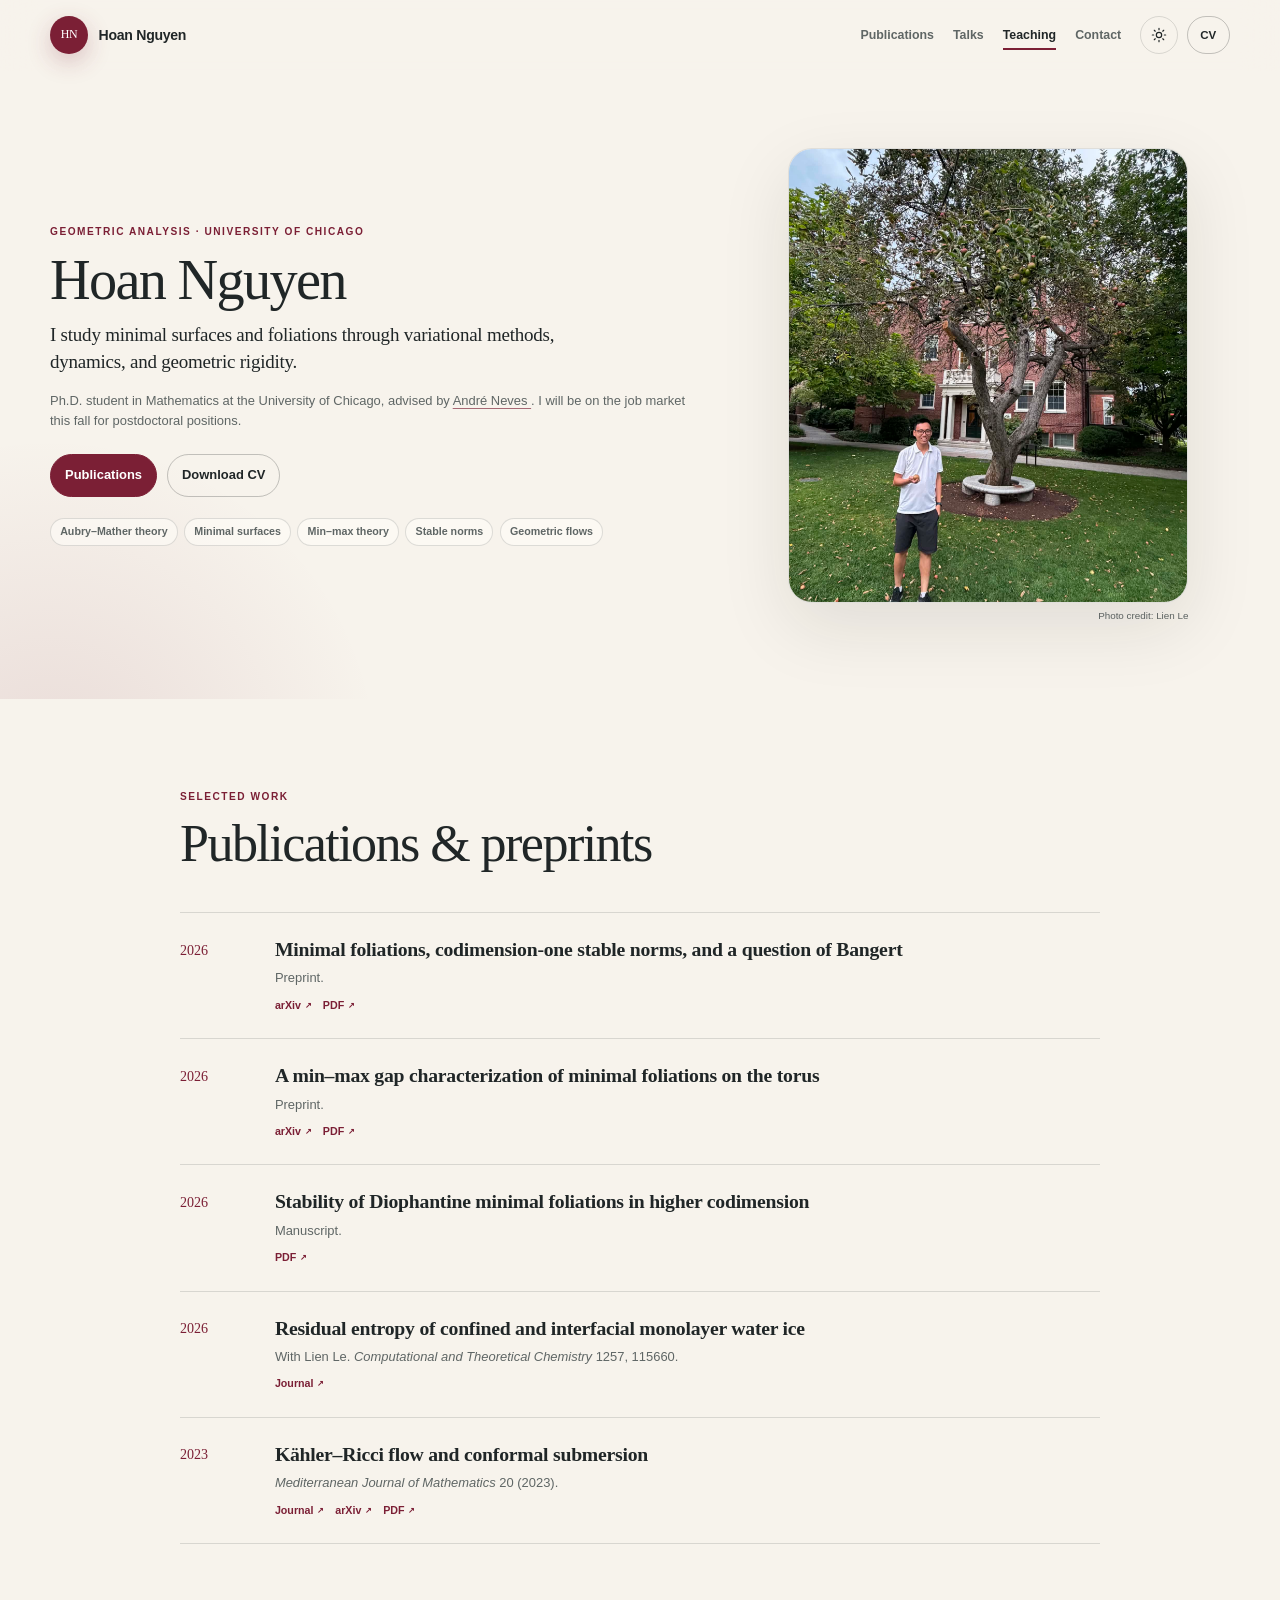
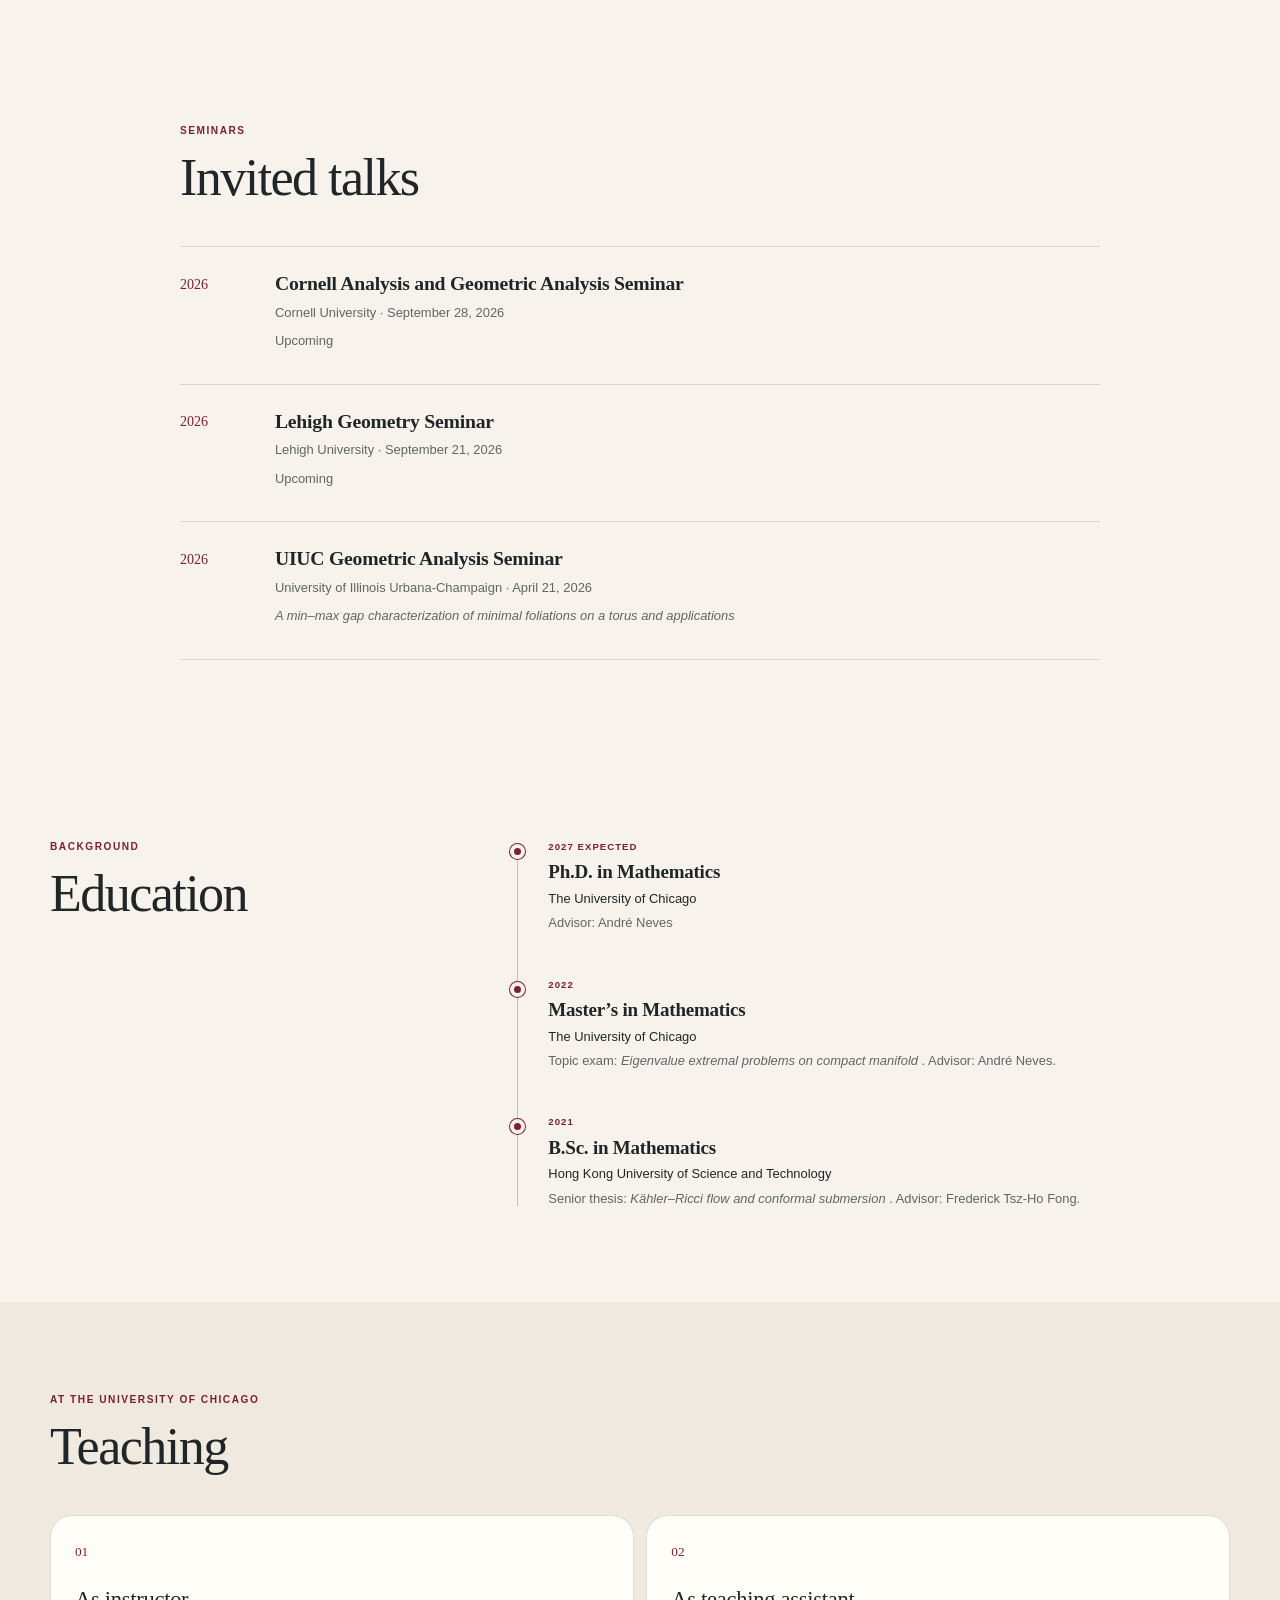
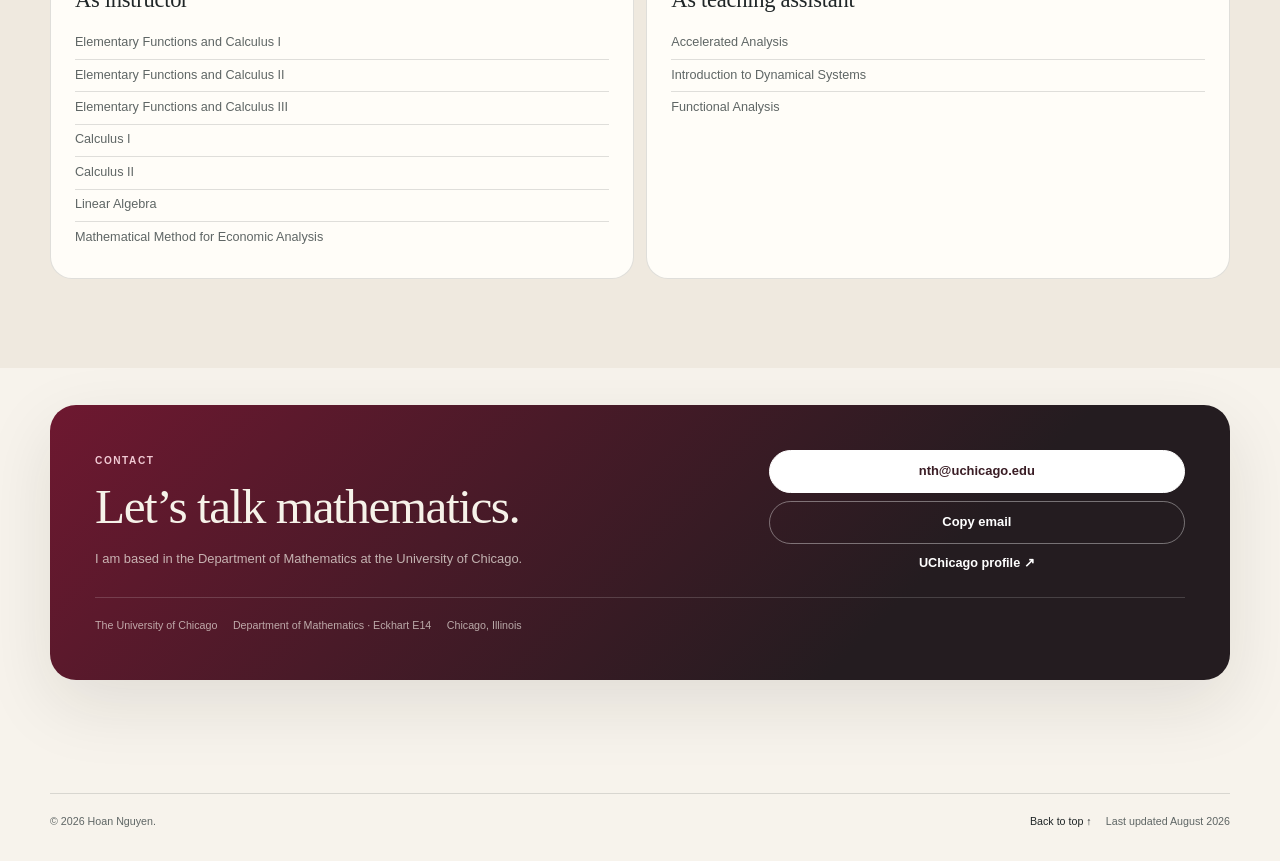
<file: index.html>
<!doctype html>
<html lang="en" data-theme="light">

<head>
  <meta charset="utf-8">

  <meta
    name="viewport"
    content="width=device-width, initial-scale=1"
  >

  <title>Hoan Nguyen — Geometric Analysis</title>

  <meta
    name="description"
    content="Hoan Nguyen is a mathematics Ph.D. student at the University of Chicago working in geometric analysis, minimal surfaces, min–max theory, Aubry–Mather theory, stable norms, and geometric rigidity."
  >

  <meta
    name="author"
    content="Hoan Nguyen"
  >

  <meta
    name="theme-color"
    content="#f7f3ec"
  >

  <meta
    property="og:title"
    content="Hoan Nguyen — Geometric Analysis"
  >

  <meta
    property="og:description"
    content="Research in minimal surfaces, min–max theory, Aubry–Mather theory, stable norms, and geometric rigidity."
  >

  <meta
    property="og:type"
    content="website"
  >

  <meta
    property="og:image"
    content="apple.jpg"
  >

  <meta
    name="twitter:card"
    content="summary_large_image"
  >

  <link
    rel="icon"
    href="favicon.svg"
    type="image/svg+xml"
  >

  <link
    rel="manifest"
    href="site.webmanifest"
  >

  <link
    rel="stylesheet"
    href="styles.css"
  >

  <script>
    (function () {
      const saved = localStorage.getItem('hn-theme');

      const prefersDark =
        window.matchMedia &&
        window.matchMedia('(prefers-color-scheme: dark)').matches;

      document.documentElement.dataset.theme =
        saved || (prefersDark ? 'dark' : 'light');
    })();
  </script>

  <script type="application/ld+json">
  {
    "@context": "https://schema.org",
    "@type": "Person",
    "name": "Hoan Nguyen",
    "jobTitle": "Ph.D. Student in Mathematics",
    "affiliation": {
      "@type": "CollegeOrUniversity",
      "name": "The University of Chicago"
    },
    "email": "mailto:nth@uchicago.edu",
    "sameAs": [
      "https://mathematics.uchicago.edu/people/profile/hoan-the-nguyen/",
      "https://sites.google.com/view/thehoannguyen"
    ],
    "knowsAbout": [
      "Geometric analysis",
      "Minimal surfaces",
      "Min-max theory",
      "Aubry-Mather theory",
      "Stable norms",
      "Geometric flows"
    ]
  }
  </script>

</head>


<body>

  <a
    class="skip-link"
    href="#main"
  >
    Skip to content
  </a>


  <!-- =====================================================
       HEADER
  ====================================================== -->

  <header
    class="site-header"
    id="top"
  >

    <div class="container nav-shell">

      <a
        class="brand"
        href="#top"
        aria-label="Hoan Nguyen, home"
      >

        <span
          class="brand-mark"
          aria-hidden="true"
        >
          HN
        </span>

        <span class="brand-text">
          Hoan Nguyen
        </span>

      </a>


      <button
        class="nav-toggle"
        type="button"
        aria-expanded="false"
        aria-controls="primary-nav"
      >

        <span class="sr-only">
          Open navigation
        </span>

        <span></span>
        <span></span>
        <span></span>

      </button>


      <nav
        class="primary-nav"
        id="primary-nav"
        aria-label="Primary navigation"
      >

        <a href="#publications">
          Publications
        </a>

        <a href="#talks">
          Talks
        </a>

        <a href="#teaching">
          Teaching
        </a>

        <a href="#contact">
          Contact
        </a>

      </nav>


      <div class="nav-actions">

        <button
          class="icon-button theme-toggle"
          type="button"
          aria-label="Switch color theme"
          title="Switch color theme"
        >

          <svg
            class="sun-icon"
            viewBox="0 0 24 24"
            aria-hidden="true"
          >
            <circle cx="12" cy="12" r="4"></circle>

            <path
              d="M12 2v2M12 20v2M4.93 4.93l1.42 1.42M17.66 17.66l1.41 1.41M2 12h2M20 12h2M4.93 19.07l1.42-1.42M17.66 6.34l1.41-1.41"
            ></path>
          </svg>


          <svg
            class="moon-icon"
            viewBox="0 0 24 24"
            aria-hidden="true"
          >
            <path
              d="M21 12.79A9 9 0 1 1 11.21 3 7 7 0 0 0 21 12.79Z"
            ></path>
          </svg>

        </button>


        <a
          class="button button-small button-outline nav-cv"
          href="Hoan_Nguyen_CV.pdf"
        >
          CV
        </a>

      </div>

    </div>

  </header>


  <main id="main">


    <!-- =====================================================
         HERO
    ====================================================== -->

    <section class="hero section-pad">

      <div class="container hero-grid">


        <div class="hero-copy reveal">

          <p class="eyebrow">
            Geometric analysis · University of Chicago
          </p>


          <h1>
            Hoan Nguyen
          </h1>


          <p class="hero-lede">
            I study minimal surfaces and foliations through
            variational methods, dynamics, and geometric rigidity.
          </p>


          <p class="hero-meta">

            Ph.D. student in Mathematics at the University of Chicago,
            advised by

            <a href="https://math.uchicago.edu/~aneves/">
              André Neves
            </a>.

            I will be on the job market this fall for postdoctoral positions.

          </p>


          <div class="hero-actions">

            <a
              class="button"
              href="#publications"
            >
              Publications
            </a>

            <a
              class="button button-outline"
              href="Hoan_Nguyen_CV.pdf"
            >
              Download CV
            </a>

          </div>


          <ul
            class="topic-list"
            aria-label="Research interests"
          >

            <li>Aubry–Mather theory</li>
            <li>Minimal surfaces</li>
            <li>Min–max theory</li>
            <li>Stable norms</li>
            <li>Geometric flows</li>

          </ul>

        </div>


        <div class="hero-visual reveal">

          <div class="hero-photo-wrap">

            <div class="visual-card hero-photo-card">

              <img
                class="hero-photo"
                src="apple.jpg"
                alt="Hoan Nguyen standing beside an apple tree"
              >

            </div>

            <p class="photo-credit">
              Photo credit: Lien Le
            </p>

          </div>

        </div>


      </div>

    </section>


    <!-- =====================================================
         PUBLICATIONS
    ====================================================== -->

    <section
      class="section-pad"
      id="publications"
    >

      <div class="container narrow">

        <div class="section-heading reveal">

          <p class="eyebrow">
            Selected work
          </p>

          <h2>
            Publications &amp; preprints
          </h2>

        </div>


        <ol class="publication-list">


          <li class="publication-item reveal">

            <div class="pub-year">
              2026
            </div>

            <div class="pub-content">

              <h3>
                Minimal foliations, codimension-one stable norms,
                and a question of Bangert
              </h3>

              <p class="pub-meta">
                Preprint.
              </p>

              <div class="inline-links">

                <a href="https://arxiv.org/abs/2608.18428">
                  arXiv
                </a>

                <a href="minimal-foliations-stable-norms-bangert.pdf">
                  PDF
                </a>

              </div>

            </div>

          </li>


          <li class="publication-item reveal">

            <div class="pub-year">
              2026
            </div>

            <div class="pub-content">

              <h3>
                A min–max gap characterization of minimal
                foliations on the torus
              </h3>

              <p class="pub-meta">
                Preprint.
              </p>

              <div class="inline-links">

                <a href="https://arxiv.org/abs/2605.12428">
                  arXiv
                </a>

                <a href="min-max-gap-characterization.pdf">
                  PDF
                </a>

              </div>

            </div>

          </li>


          <li class="publication-item reveal">

            <div class="pub-year">
              2026
            </div>

            <div class="pub-content">

              <h3>
                Stability of Diophantine minimal foliations
                in higher codimension
              </h3>

              <p class="pub-meta">
                Manuscript.
              </p>

              <div class="inline-links">

                <a href="diophantine-minimal-foliations-higher-codimension.pdf">
                  PDF
                </a>

              </div>

            </div>

          </li>


          <li class="publication-item reveal">

            <div class="pub-year">
              2026
            </div>

            <div class="pub-content">

              <h3>
                Residual entropy of confined and interfacial
                monolayer water ice
              </h3>

              <p class="pub-meta">
                With Lien Le.
                <em>Computational and Theoretical Chemistry</em>
                1257, 115660.
              </p>

              <div class="inline-links">

                <a href="https://doi.org/10.1016/j.comptc.2026.115660">
                  Journal
                </a>

              </div>

            </div>

          </li>


          <li class="publication-item reveal">

  <div class="pub-year">
    2023
  </div>

  <div class="pub-content">

    <h3>
      Kähler–Ricci flow and conformal submersion
    </h3>

    <p class="pub-meta">
      <em>Mediterranean Journal of Mathematics</em>
      20 (2023).
    </p>

    <div class="inline-links">

      <a href="https://link.springer.com/article/10.1007/s00009-023-02472-5">
        Journal
      </a>

      <a href="https://arxiv.org/abs/2301.13065">
        arXiv
      </a>

      <a href="kahler-ricci.pdf">
        PDF
      </a>

    </div>

  </div>

</li>


        </ol>

      </div>

    </section>


    <!-- =====================================================
         INVITED TALKS
    ====================================================== -->

    <section
      class="section-pad"
      id="talks"
    >

      <div class="container narrow">

        <div class="section-heading reveal">

          <p class="eyebrow">
            Seminars
          </p>

          <h2>
            Invited talks
          </h2>

        </div>


        <ol class="publication-list">


          <li class="publication-item reveal">

            <div class="pub-year">
              2026
            </div>

            <div class="pub-content">

              <h3>
                Cornell Analysis and Geometric Analysis Seminar
              </h3>

              <p class="pub-meta">
                Cornell University · September 28, 2026
              </p>

              <p class="pub-meta">
                Upcoming
              </p>

            </div>

          </li>


          <li class="publication-item reveal">

            <div class="pub-year">
              2026
            </div>

            <div class="pub-content">

              <h3>
                Lehigh Geometry Seminar
              </h3>

              <p class="pub-meta">
                Lehigh University · September 21, 2026
              </p>

              <p class="pub-meta">
                Upcoming
              </p>

            </div>

          </li>


          <li class="publication-item reveal">

            <div class="pub-year">
              2026
            </div>

            <div class="pub-content">

              <h3>
                UIUC Geometric Analysis Seminar
              </h3>

              <p class="pub-meta">
                University of Illinois Urbana-Champaign · April 21, 2026
              </p>

              <p class="pub-meta">

                <em>
                  A min–max gap characterization of minimal
                  foliations on a torus and applications
                </em>

              </p>

            </div>

          </li>


        </ol>

      </div>

    </section>


    <!-- =====================================================
         EDUCATION
    ====================================================== -->

    <section
      class="section-pad"
      id="education"
    >

      <div class="container two-column-layout">

        <div class="section-heading reveal">

          <p class="eyebrow">
            Background
          </p>

          <h2>
            Education
          </h2>

        </div>


        <div class="timeline">


          <article class="timeline-item reveal">

            <div class="timeline-marker"></div>

            <time>
              2027 expected
            </time>

            <h3>
              Ph.D. in Mathematics
            </h3>

            <p>
              The University of Chicago
            </p>

            <p class="muted">
              Advisor: André Neves
            </p>

          </article>


          <article class="timeline-item reveal">

            <div class="timeline-marker"></div>

            <time>
              2022
            </time>

            <h3>
              Master’s in Mathematics
            </h3>

            <p>
              The University of Chicago
            </p>
            <p class="muted">

              Topic exam:

              <em>
                Eigenvalue extremal problems on compact manifold
              </em>.

              Advisor: André Neves.

          </article>


          <article class="timeline-item reveal">

            <div class="timeline-marker"></div>

            <time>
              2021
            </time>

            <h3>
              B.Sc. in Mathematics
            </h3>

            <p>
              Hong Kong University of Science and Technology
            </p>

            <p class="muted">

              Senior thesis:

              <em>
                Kähler–Ricci flow and conformal submersion
              </em>.

              Advisor: Frederick Tsz-Ho Fong.

            </p>

          </article>


        </div>

      </div>

    </section>


    <!-- =====================================================
         TEACHING
    ====================================================== -->

    <section
      class="section-pad section-soft"
      id="teaching"
    >

      <div class="container">

        <div class="section-heading reveal">

          <p class="eyebrow">
            At the University of Chicago
          </p>

          <h2>
            Teaching
          </h2>

        </div>


        <div class="teaching-grid">


          <article class="teaching-card reveal">

            <span class="teaching-index">
              01
            </span>

            <h3>
              As instructor
            </h3>

            <ul class="teaching-course-list">

              <li>Elementary Functions and Calculus I</li>
              <li>Elementary Functions and Calculus II</li>
              <li>Elementary Functions and Calculus III</li>
              <li>Calculus I</li>
              <li>Calculus II</li>
              <li>Linear Algebra</li>
              <li>Mathematical Method for Economic Analysis</li>

            </ul>

          </article>


          <article class="teaching-card reveal">

            <span class="teaching-index">
              02
            </span>

            <h3>
              As teaching assistant
            </h3>

            <ul class="teaching-course-list">

              <li>Accelerated Analysis</li>
              <li>Introduction to Dynamical Systems</li>
              <li>Functional Analysis</li>

            </ul>

          </article>


        </div>

      </div>

    </section>


    <!-- =====================================================
         AWARDS
    ====================================================== -->

    


    <!-- =====================================================
         CONTACT
    ====================================================== -->

    <section
      class="section-pad contact-section"
      id="contact"
    >

      <div class="container contact-card reveal">

        <div>

          <p class="eyebrow">
            Contact
          </p>

          <h2>
            Let’s talk mathematics.
          </h2>

          <p>
            I am based in the Department of Mathematics
            at the University of Chicago.
          </p>

        </div>


        <div class="contact-actions">

          <a
            class="button"
            href="mailto:nth@uchicago.edu"
          >
            nth@uchicago.edu
          </a>


          <button
            class="button button-outline copy-email"
            type="button"
            data-email="nth@uchicago.edu"
          >
            Copy email
          </button>


          <a
            class="text-link"
            href="https://mathematics.uchicago.edu/people/profile/hoan-the-nguyen/"
          >

            UChicago profile

            <span aria-hidden="true">
              ↗
            </span>

          </a>

        </div>


        <div class="contact-address">

          <span>
            The University of Chicago
          </span>

          <span>
            Department of Mathematics · Eckhart E14
          </span>

          <span>
            Chicago, Illinois
          </span>

        </div>

      </div>

    </section>


  </main>


  <!-- =====================================================
       FOOTER
  ====================================================== -->

  <footer class="site-footer">

    <div class="container footer-inner">

      <p>
        ©
        <span id="current-year">
          2026
        </span>
        Hoan Nguyen.
      </p>


      <div>

        <a href="#top">
          Back to top ↑
        </a>

        <span>
          Last updated August 2026
        </span>

      </div>

    </div>

  </footer>


  <div
    class="toast"
    role="status"
    aria-live="polite"
    aria-atomic="true"
  ></div>


  <script src="script.js"></script>

</body>

</html>
</file>
<file: styles.css>
:root {
  --bg: #f7f3ec;
  --bg-elevated: #fffdf8;
  --bg-soft: #efe9df;
  --text: #202627;
  --text-muted: #5f6665;
  --text-on-dark: #f6f2e9;

  --accent: #7b1f35;
  --accent-strong: #5f1025;
  --accent-soft: #ead9dc;

  --gold: #b48a45;

  --border: rgba(32, 38, 39, 0.14);
  --border-strong: rgba(32, 38, 39, 0.25);

  --shadow:
    0 24px 70px rgba(33, 28, 24, 0.10);

  --shadow-soft:
    0 14px 36px rgba(33, 28, 24, 0.08);

  --header-bg:
    rgba(247, 243, 236, 0.86);

  --serif:
    "Iowan Old Style",
    "Palatino Linotype",
    "Book Antiqua",
    Palatino,
    Georgia,
    serif;

  --sans:
    Inter,
    ui-sans-serif,
    -apple-system,
    BlinkMacSystemFont,
    "Segoe UI",
    sans-serif;

  --radius: 22px;

  --max-width: 1180px;
}


html[data-theme="dark"] {
  --bg: #141818;
  --bg-elevated: #1c2121;
  --bg-soft: #202626;

  --text: #f3efe7;
  --text-muted: #b9c0bd;
  --text-on-dark: #f7f3eb;

  --accent: #d391a0;
  --accent-strong: #efb1bf;

  --accent-soft:
    rgba(211, 145, 160, 0.17);

  --gold: #d5ad6a;

  --border:
    rgba(243, 239, 231, 0.13);

  --border-strong:
    rgba(243, 239, 231, 0.24);

  --shadow:
    0 24px 70px rgba(0, 0, 0, 0.34);

  --shadow-soft:
    0 14px 36px rgba(0, 0, 0, 0.24);

  --header-bg:
    rgba(20, 24, 24, 0.86);
}


/* =====================================================
   GLOBAL
====================================================== */

* {
  box-sizing: border-box;
}


html {
  font-size: 88%;
  scroll-behavior: smooth;
  scroll-padding-top: 100px;
}


body {
  margin: 0;
  background: var(--bg);
  color: var(--text);
  font-family: var(--sans);
  line-height: 1.62;

  -webkit-font-smoothing: antialiased;
  text-rendering: optimizeLegibility;
}


::selection {
  background: var(--accent);
  color: #fff;
}


a {
  color: inherit;

  text-decoration-color:
    color-mix(
      in srgb,
      var(--accent) 65%,
      transparent
    );

  text-underline-offset: 0.2em;
}


a:hover {
  color: var(--accent);
}


button {
  font: inherit;
}


img,
svg {
  display: block;
  max-width: 100%;
}


h1,
h2,
h3,
p {
  margin-top: 0;
}


h1,
h2,
h3 {
  text-wrap: balance;
}


h1,
h2 {
  font-family: var(--serif);
  font-weight: 500;
  letter-spacing: -0.03em;
}


h1 {
  font-size:
    clamp(2.8rem, 4.4vw, 4.1rem);

  line-height: 0.98;

  margin-bottom: 1rem;
}


h2 {
  font-size:
    clamp(2.3rem, 4.2vw, 3.7rem);

  line-height: 1;

  margin-bottom: 1.2rem;
}


h3 {
  font-size: 1.15rem;
  line-height: 1.3;
  letter-spacing: -0.012em;
}


.container {
  width:
    min(
      calc(100% - 40px),
      var(--max-width)
    );

  margin-inline: auto;
}


.container.narrow {
  width:
    min(
      calc(100% - 40px),
      920px
    );
}


.section-pad {
  padding:
    clamp(4.5rem, 7vw, 7rem) 0;
}


.section-soft {
  background: var(--bg-soft);
}


.eyebrow {
  margin: 0 0 0.9rem;

  color: var(--accent);

  font-size: 0.72rem;
  font-weight: 750;

  letter-spacing: 0.15em;

  text-transform: uppercase;
}


.muted {
  color: var(--text-muted);
}


.sr-only {
  position: absolute !important;

  width: 1px !important;
  height: 1px !important;

  padding: 0 !important;
  margin: -1px !important;

  overflow: hidden !important;

  clip: rect(0, 0, 0, 0) !important;

  white-space: nowrap !important;

  border: 0 !important;
}


.skip-link {
  position: fixed;

  left: 1rem;
  top: -4rem;

  z-index: 1000;

  padding: 0.65rem 0.9rem;

  border-radius: 10px;

  background: var(--text);
  color: var(--bg);

  transition: top 0.2s ease;
}


.skip-link:focus {
  top: 1rem;
}



/* =====================================================
   HEADER
====================================================== */

.site-header {
  position: sticky;

  top: 0;

  z-index: 100;

  border-bottom:
    1px solid transparent;

  background:
    var(--header-bg);

  backdrop-filter: blur(18px);

  -webkit-backdrop-filter:
    blur(18px);

  transition:
    border-color 0.25s ease,
    box-shadow 0.25s ease;
}


.site-header.is-scrolled {
  border-color: var(--border);

  box-shadow:
    0 10px 30px
    rgba(20, 20, 20, 0.05);
}


.nav-shell {
  min-height: 70px;

  display: flex;

  align-items: center;

  gap: 1.35rem;
}


.brand {
  display: inline-flex;

  align-items: center;

  gap: 0.75rem;

  flex: 0 0 auto;

  text-decoration: none;
}


.brand:hover {
  color: var(--text);
}


.brand-mark {
  width: 38px;
  height: 38px;

  display: grid;

  place-items: center;

  border-radius: 50%;

  color: #fff;

  background:
    var(--accent);

  font-family:
    var(--serif);

  font-size: 0.85rem;

  letter-spacing: -0.03em;

  box-shadow:
    0 8px 25px
    color-mix(
      in srgb,
      var(--accent) 24%,
      transparent
    );
}


.brand-text {
  font-weight: 700;

  letter-spacing: -0.02em;
}


.primary-nav {
  display: flex;

  align-items: center;

  gap: 1.35rem;

  margin-left: auto;
}


.primary-nav a {
  position: relative;

  padding: 0.35rem 0;

  color: var(--text-muted);

  font-size: 0.88rem;

  font-weight: 650;

  text-decoration: none;
}


.primary-nav a::after {
  content: "";

  position: absolute;

  left: 0;
  right: 100%;

  bottom: 0;

  height: 2px;

  background: var(--accent);

  transition:
    right 0.25s ease;
}


.primary-nav a:hover,
.primary-nav a.active {
  color: var(--text);
}


.primary-nav a:hover::after,
.primary-nav a.active::after {
  right: 0;
}


.nav-actions {
  display: flex;

  align-items: center;

  gap: 0.6rem;
}


.icon-button {
  width: 38px;
  height: 38px;

  display: grid;

  place-items: center;

  border:
    1px solid var(--border);

  border-radius: 50%;

  color: var(--text);

  background: transparent;

  cursor: pointer;

  transition:
    transform 0.2s ease,
    background 0.2s ease,
    border-color 0.2s ease;
}


.icon-button:hover {
  transform:
    translateY(-2px);

  background:
    var(--bg-elevated);

  border-color:
    var(--border-strong);
}


.icon-button svg {
  width: 16px;

  fill: none;

  stroke: currentColor;

  stroke-width: 1.8;

  stroke-linecap: round;

  stroke-linejoin: round;
}


html[data-theme="light"] .moon-icon {
  display: none;
}


html[data-theme="dark"] .sun-icon {
  display: none;
}


.nav-toggle {
  display: none;

  border: 0;

  background: transparent;

  padding: 0.45rem;

  margin-left: auto;

  cursor: pointer;
}


.nav-toggle span:not(.sr-only) {
  display: block;

  width: 22px;

  height: 2px;

  margin: 5px 0;

  border-radius: 3px;

  background:
    var(--text);

  transition:
    transform 0.2s ease,
    opacity 0.2s ease;
}



/* =====================================================
   BUTTONS
====================================================== */

.button {
  display: inline-flex;

  align-items: center;

  justify-content: center;

  min-height: 43px;

  padding:
    0.62rem 1rem;

  border:
    1px solid
    var(--accent);

  border-radius: 999px;

  background:
    var(--accent);

  color: #fff;

  font-size: 0.92rem;

  font-weight: 750;

  text-decoration: none;

  cursor: pointer;

  transition:
    transform 0.2s ease,
    box-shadow 0.2s ease,
    background 0.2s ease,
    color 0.2s ease;
}


.button:hover {
  transform:
    translateY(-2px);

  color: #fff;

  background:
    var(--accent-strong);

  border-color:
    var(--accent-strong);

  box-shadow:
    0 12px 28px
    color-mix(
      in srgb,
      var(--accent) 22%,
      transparent
    );
}


.button-outline {
  color: var(--text);

  background: transparent;

  border-color:
    var(--border-strong);
}


.button-outline:hover {
  color: var(--text);

  background:
    var(--bg-elevated);

  border-color:
    var(--text);

  box-shadow: none;
}


.button-small {
  min-height: 38px;

  padding:
    0.48rem 0.9rem;

  font-size: 0.82rem;
}



/* =====================================================
   HERO
====================================================== */

.hero {
  min-height: auto;

  display: grid;

  align-items: center;

  position: relative;

  overflow: clip;

  padding-top:
    clamp(3.4rem, 6vw, 5.5rem);

  padding-bottom:
    clamp(3.4rem, 6vw, 5.5rem);
}


.hero::before {
  content: "";

  position: absolute;

  width: 680px;
  height: 680px;

  left: -290px;
  bottom: -410px;

  border-radius: 50%;

  background:
    radial-gradient(
      circle,
      color-mix(
        in srgb,
        var(--accent) 11%,
        transparent
      ),
      transparent 69%
    );

  pointer-events: none;
}


.hero-grid {
  display: grid;

  grid-template-columns:
    minmax(0, 1.08fr)
    minmax(310px, 0.82fr);

  align-items: center;

  gap:
    clamp(2.2rem, 5vw, 4.3rem);
}


.hero-copy {
  position: relative;

  z-index: 1;
}


.hero-lede {
  max-width: 580px;

  margin-bottom: 1.1rem;

  font-family:
    var(--serif);

  font-size:
    clamp(
      1.1rem,
      1.5vw,
      1.35rem
    );

  line-height: 1.4;

  letter-spacing: -0.012em;
}


.hero-meta {
  max-width: 640px;

  color:
    var(--text-muted);

  font-size: 0.92rem;

  line-height: 1.58;
}


.hero-actions {
  display: flex;

  flex-wrap: wrap;

  gap: 0.7rem;

  margin:
    1.6rem 0 1.45rem;
}


.topic-list {
  display: flex;

  flex-wrap: wrap;

  gap: 0.45rem;

  list-style: none;

  padding: 0;

  margin: 0;
}


.topic-list li {
  padding:
    0.34rem 0.65rem;

  border:
    1px solid
    var(--border);

  border-radius: 999px;

  color:
    var(--text-muted);

  background:
    color-mix(
      in srgb,
      var(--bg-elevated) 58%,
      transparent
    );

  font-size: 0.76rem;

  font-weight: 600;
}



/* =====================================================
   HERO PHOTO
====================================================== */

.hero-visual {
  position: relative;

  display: flex;

  justify-content: center;
}


.hero-photo-wrap {
  width:
    min(100%, 400px);
}


.visual-card {
  position: relative;

  overflow: hidden;

  border:
    1px solid
    var(--border);

  border-radius: 24px;

  background:
    var(--bg-elevated);

  box-shadow:
    var(--shadow);
}


.hero-photo-card {
  width: 100%;

  height: 455px;

  overflow: hidden;
}


.hero-photo {
  width: 100%;

  height: 100%;

  display: block;

  object-fit: cover;

  object-position:
    center 58%;
}


.photo-credit {
  margin:
    0.45rem 0 0;

  color:
    var(--text-muted);

  font-size: 0.7rem;

  line-height: 1.35;

  text-align: right;
}



/* =====================================================
   SECTION HEADINGS
====================================================== */

.section-heading {
  max-width: 720px;

  margin-bottom: 3rem;
}


.section-heading > p:last-child {
  color:
    var(--text-muted);

  font-size: 0.98rem;

  max-width: 620px;
}



/* =====================================================
   PUBLICATIONS + TALKS
====================================================== */

.publication-list {
  list-style: none;

  padding: 0;

  margin: 0;
}


.publication-item {
  display: grid;

  grid-template-columns:
    78px
    minmax(0, 1fr);

  gap: 1.2rem;

  padding: 1.7rem 0;

  border-top:
    1px solid
    var(--border);
}


.publication-item:last-child {
  border-bottom:
    1px solid
    var(--border);
}


.pub-year {
  padding-top: 0.1rem;

  color:
    var(--accent);

  font-family:
    var(--serif);

  font-size: 1rem;

  font-variant-numeric:
    tabular-nums;
}


.pub-content h3 {
  margin-bottom: 0.4rem;

  font-family:
    var(--serif);

  font-size:
    clamp(
      1.1rem,
      1.7vw,
      1.4rem
    );

  font-weight: 600;
}


.pub-meta {
  margin-bottom: 0.55rem;

  color:
    var(--text-muted);

  font-size: 0.92rem;
}


.inline-links {
  display: flex;

  gap: 0.8rem;
}


.inline-links a {
  display: inline-flex;

  align-items: center;

  gap: 0.25rem;

  color:
    var(--accent);

  font-size: 0.76rem;

  font-weight: 750;

  text-decoration: none;
}


.inline-links a::after {
  content: "↗";

  font-size: 0.78em;
}



/* =====================================================
   EDUCATION
====================================================== */

.two-column-layout {
  display: grid;

  grid-template-columns:
    minmax(220px, 0.68fr)
    minmax(0, 1.32fr);

  gap:
    clamp(2.6rem, 7vw, 7rem);

  align-items: start;
}


.two-column-layout .section-heading {
  position: sticky;

  top: 120px;
}


.timeline {
  position: relative;
}


.timeline::before {
  content: "";

  position: absolute;

  left: 7px;

  top: 7px;
  bottom: 7px;

  width: 1px;

  background:
    var(--border-strong);
}


.timeline-item {
  position: relative;

  padding:
    0 0 2.8rem 2.7rem;
}


.timeline-item:last-child {
  padding-bottom: 0;
}


.timeline-marker {
  position: absolute;

  left: 0;
  top: 5px;

  width: 15px;
  height: 15px;

  border:
    4px solid var(--bg);

  border-radius: 50%;

  background:
    var(--accent);

  box-shadow:
    0 0 0 1px
    var(--accent);
}


.timeline-item time {
  display: block;

  margin-bottom: 0.4rem;

  color:
    var(--accent);

  font-size: 0.68rem;

  font-weight: 800;

  letter-spacing: 0.11em;

  text-transform: uppercase;
}


.timeline-item h3 {
  margin-bottom: 0.3rem;

  font-family:
    var(--serif);

  font-size: 1.35rem;

  font-weight: 600;
}


.timeline-item p {
  margin-bottom: 0.22rem;

  font-size: 0.92rem;
}



/* =====================================================
   TEACHING
====================================================== */

.teaching-grid {
  display: grid;

  grid-template-columns:
    repeat(2, minmax(0, 1fr));

  gap: 0.9rem;
}


.teaching-card {
  position: relative;

  padding: 1.7rem;

  border:
    1px solid
    var(--border);

  border-radius:
    var(--radius);

  background:
    var(--bg-elevated);
}


.teaching-index {
  display: inline-flex;

  margin-bottom: 1.6rem;

  color:
    var(--accent);

  font-family:
    var(--serif);

  font-size: 0.95rem;
}


.teaching-card h3 {
  margin-bottom: 0.9rem;

  font-family:
    var(--serif);

  font-size: 1.6rem;

  font-weight: 500;
}


.teaching-course-list {
  list-style: none;

  padding: 0;

  margin: 0;

  color:
    var(--text-muted);

  font-size: 0.9rem;
}


.teaching-course-list li {
  padding:
    0.48rem 0;

  border-bottom:
    1px solid
    var(--border);

  line-height: 1.42;
}


.teaching-course-list li:last-child {
  border-bottom: 0;
}



/* =====================================================
   AWARDS
====================================================== */

.awards-shell {
  display: grid;

  grid-template-columns:
    minmax(200px, 0.65fr)
    minmax(0, 1.35fr);

  gap:
    clamp(2.2rem, 6vw, 6rem);

  padding-top: 0.8rem;
}


.award-list {
  border-top:
    1px solid
    var(--border);
}


.award-item {
  display: grid;

  grid-template-columns:
    46px
    minmax(0, 1fr);

  gap: 1rem;

  padding: 1.5rem 0;

  border-bottom:
    1px solid
    var(--border);
}


.award-medal {
  width: 36px;
  height: 36px;

  display: grid;

  place-items: center;

  border-radius: 50%;

  color:
    var(--gold);

  border:
    1px solid
    color-mix(
      in srgb,
      var(--gold) 45%,
      transparent
    );

  background:
    color-mix(
      in srgb,
      var(--gold) 10%,
      transparent
    );
}


.award-medal-outline {
  color:
    var(--accent);

  border-color:
    color-mix(
      in srgb,
      var(--accent) 35%,
      transparent
    );

  background:
    var(--accent-soft);
}


.award-item h3 {
  margin-bottom: 0.2rem;

  font-family:
    var(--serif);

  font-size: 1.2rem;

  font-weight: 600;
}


.award-item p {
  margin: 0;

  color:
    var(--text-muted);

  font-size: 0.9rem;
}



/* =====================================================
   CONTACT
====================================================== */

.contact-section {
  padding-top: 2.6rem;
}


.contact-card {
  display: grid;

  grid-template-columns:
    1.2fr
    0.8fr;

  gap:
    1.7rem 3.5rem;

  align-items: center;

  padding:
    clamp(1.8rem, 4vw, 3.2rem);

  border-radius: 26px;

  color:
    var(--text-on-dark);

  background:
    linear-gradient(
      135deg,
      #6e1830,
      #241c20 72%
    );

  box-shadow:
    var(--shadow);
}


.contact-card h2 {
  font-size:
    clamp(
      2.2rem,
      4vw,
      3.5rem
    );
}


.contact-card > div > p:last-child {
  max-width: 600px;

  margin-bottom: 0;

  color:
    rgba(
      247,
      243,
      235,
      0.7
    );

  font-size: 0.92rem;
}


.contact-card .eyebrow {
  color: #f0c9d3;
}


.contact-actions {
  display: flex;

  flex-direction: column;

  align-items: stretch;

  gap: 0.6rem;
}


.contact-card .button {
  border-color: #fff;

  background: #fff;

  color: #3a1d25;
}


.contact-card .button:hover {
  background: #f3e9e2;

  color: #3a1d25;
}


.contact-card .button-outline {
  color: #fff;

  background: transparent;

  border-color:
    rgba(
      255,
      255,
      255,
      0.38
    );
}


.contact-card .button-outline:hover {
  color: #fff;

  background:
    rgba(
      255,
      255,
      255,
      0.08
    );
}


.text-link {
  align-self: center;

  color: #fff;

  font-size: 0.9rem;

  font-weight: 700;

  text-decoration: none;
}


.text-link:hover {
  color: #f0c9d3;
}


.contact-address {
  grid-column:
    1 / -1;

  display: flex;

  flex-wrap: wrap;

  gap:
    0.35rem 1.1rem;

  padding-top: 1.35rem;

  border-top:
    1px solid
    rgba(
      255,
      255,
      255,
      0.16
    );

  color:
    rgba(
      247,
      243,
      235,
      0.66
    );

  font-size: 0.76rem;
}



/* =====================================================
   FOOTER
====================================================== */

.site-footer {
  padding:
    1.7rem 0 2.2rem;
}


.footer-inner {
  display: flex;

  justify-content:
    space-between;

  gap: 1rem;

  padding-top: 1.35rem;

  border-top:
    1px solid
    var(--border);

  color:
    var(--text-muted);

  font-size: 0.76rem;
}


.footer-inner p {
  margin: 0;
}


.footer-inner > div {
  display: flex;

  gap: 1rem;
}


.footer-inner a {
  color:
    var(--text);

  text-decoration: none;
}



/* =====================================================
   TOAST + REVEAL
====================================================== */

.toast {
  position: fixed;

  left: 50%;

  bottom: 1.5rem;

  z-index: 200;

  transform:
    translate(
      -50%,
      20px
    );

  padding:
    0.68rem 0.9rem;

  border-radius: 999px;

  color: var(--bg);

  background:
    var(--text);

  box-shadow:
    var(--shadow);

  opacity: 0;

  pointer-events: none;

  font-size: 0.84rem;

  transition:
    opacity 0.2s ease,
    transform 0.2s ease;
}


.toast.show {
  opacity: 1;

  transform:
    translate(
      -50%,
      0
    );
}


.reveal {
  opacity: 1;

  transform: none;
}


.js .reveal {
  opacity: 0;

  transform:
    translateY(20px);

  transition:
    opacity 0.7s ease,
    transform 0.7s
    cubic-bezier(
      .2,
      .75,
      .25,
      1
    );
}


.js .reveal.is-visible {
  opacity: 1;

  transform: none;
}



/* =====================================================
   TABLET
====================================================== */

@media (max-width: 1040px) {

  .primary-nav {
    gap: 1rem;
  }


  .hero-grid {
    grid-template-columns:
      1fr
      0.78fr;

    gap: 2.2rem;
  }


  .hero-photo-wrap {
    width:
      min(
        100%,
        370px
      );
  }


  .hero-photo-card {
    height: 430px;
  }

}



/* =====================================================
   SMALL TABLET
====================================================== */

@media (max-width: 860px) {

  html {
    font-size: 92%;
  }


  .nav-toggle {
    display: block;
  }


  .primary-nav {
    position: absolute;

    left: 20px;
    right: 20px;

    top:
      calc(
        100% + 10px
      );

    display: grid;

    gap: 0;

    padding: 0.5rem;

    border:
      1px solid
      var(--border);

    border-radius: 16px;

    background:
      var(--bg-elevated);

    box-shadow:
      var(--shadow);

    visibility: hidden;

    opacity: 0;

    transform:
      translateY(-8px);

    transition:
      opacity 0.2s ease,
      transform 0.2s ease,
      visibility 0.2s;
  }


  .primary-nav.is-open {
    visibility: visible;

    opacity: 1;

    transform: none;
  }


  .primary-nav a {
    padding:
      0.8rem 0.9rem;

    border-radius: 10px;
  }


  .primary-nav a:hover {
    background:
      var(--bg-soft);
  }


  .primary-nav a::after {
    display: none;
  }


  .nav-cv {
    display: none;
  }


  .hero-grid {
    grid-template-columns: 1fr;
  }


  .hero-copy {
    max-width: 720px;
  }


  .hero-visual {
    max-width: 480px;

    width: 100%;

    margin-inline: auto;
  }


  .hero-photo-wrap {
    width: 100%;
  }


  .hero-photo-card {
    width: 100%;

    height: 460px;
  }


  .two-column-layout,
  .awards-shell {
    grid-template-columns: 1fr;
  }


  .two-column-layout .section-heading {
    position: static;
  }


  .contact-card {
    grid-template-columns: 1fr;
  }


  .contact-address {
    grid-column: auto;
  }

}



/* =====================================================
   MOBILE
====================================================== */

@media (max-width: 680px) {

  html {
    font-size: 94%;
  }


  .container,
  .container.narrow {
    width:
      min(
        calc(100% - 28px),
        var(--max-width)
      );
  }


  .nav-shell {
    min-height: 66px;

    gap: 0.75rem;
  }


  .brand-text {
    display: none;
  }


  h1 {
    font-size:
      clamp(
        2.4rem,
        12vw,
        3.4rem
      );

    line-height: 0.98;
  }


  h2 {
    font-size:
      clamp(
        2rem,
        10vw,
        3rem
      );
  }


  .hero-lede {
    font-size: 1.1rem;

    line-height: 1.38;
  }


  .hero-meta {
    font-size: 0.9rem;
  }


  .hero-actions {
    display: grid;

    grid-template-columns: 1fr;
  }


  .hero-actions .button {
    width: 100%;
  }


  .visual-card {
    border-radius: 20px;
  }


  .hero-photo-card {
    height: 400px;
  }


  .hero-photo {
    object-position:
      center 57%;
  }


  .photo-credit {
    font-size: 0.68rem;
  }


  .publication-item {
    grid-template-columns: 1fr;

    gap: 0.35rem;
  }


  .pub-year {
    font-size: 0.78rem;

    font-family:
      var(--sans);

    font-weight: 800;
  }


  .teaching-grid {
    grid-template-columns: 1fr;
  }


  .teaching-card {
    padding: 1.45rem;
  }


  .teaching-index {
    margin-bottom: 1.35rem;
  }


  .contact-card {
    padding: 1.45rem;

    border-radius: 22px;
  }


  .footer-inner,
  .footer-inner > div {
    flex-direction:
      column;
  }


  .footer-inner > div {
    gap: 0.3rem;
  }

}



/* =====================================================
   REDUCED MOTION
====================================================== */

@media (
  prefers-reduced-motion:
  reduce
) {

  *,
  *::before,
  *::after {
    scroll-behavior:
      auto !important;

    animation:
      none !important;

    transition-duration:
      0.01ms !important;

    animation-duration:
      0.01ms !important;

    animation-iteration-count:
      1 !important;
  }


  .js .reveal {
    opacity: 1;

    transform: none;
  }

}



/* =====================================================
   PRINT
====================================================== */

@media print {

  .site-header,
  .hero-visual,
  .hero-actions,
  .theme-toggle,
  .nav-toggle,
  .contact-actions,
  .site-footer,
  .toast {
    display:
      none !important;
  }


  body {
    background: #fff;

    color: #000;
  }


  .section-pad {
    padding:
      2rem 0;
  }


  .hero {
    min-height: auto;
  }


  .hero-grid,
  .teaching-grid,
  .two-column-layout,
  .awards-shell,
  .contact-card {
    display: block;
  }


  .teaching-card,
  .contact-card {
    break-inside: avoid;

    margin-bottom: 1rem;

    box-shadow: none;
  }

}
</file>
